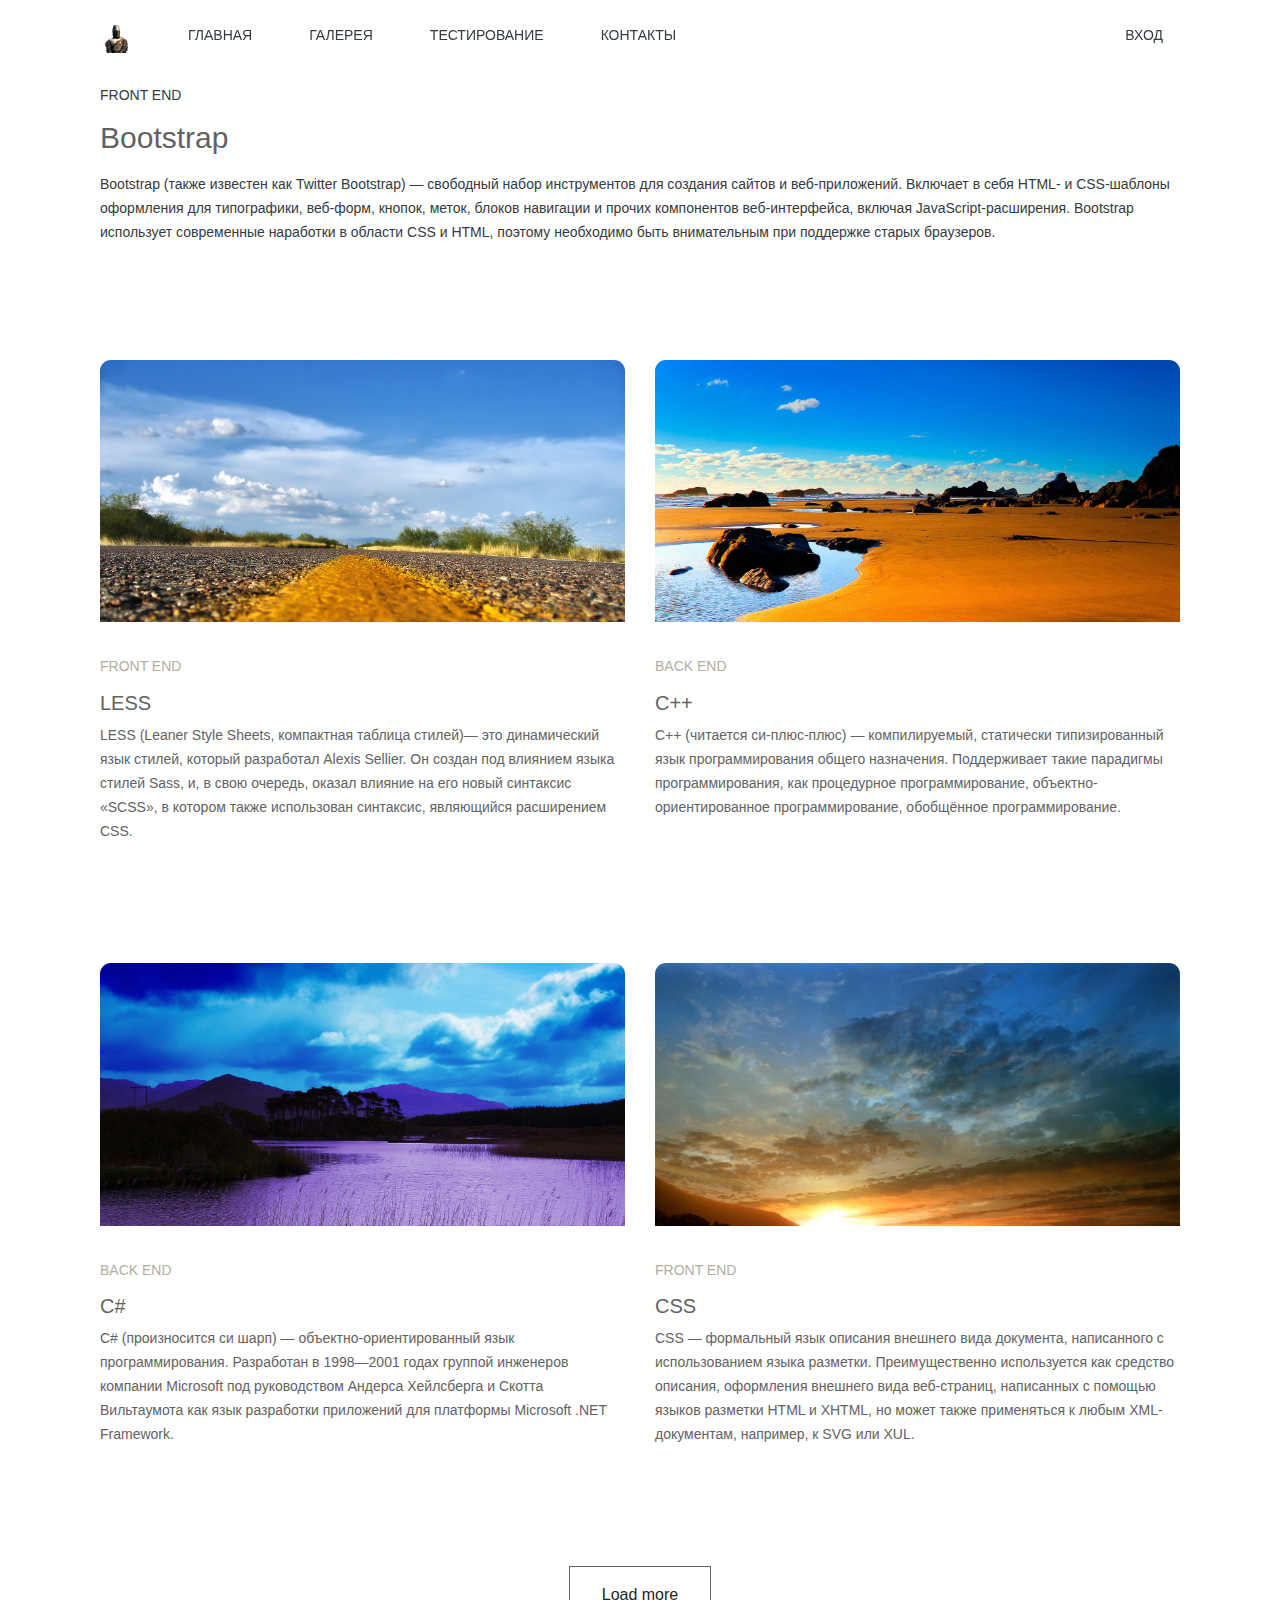
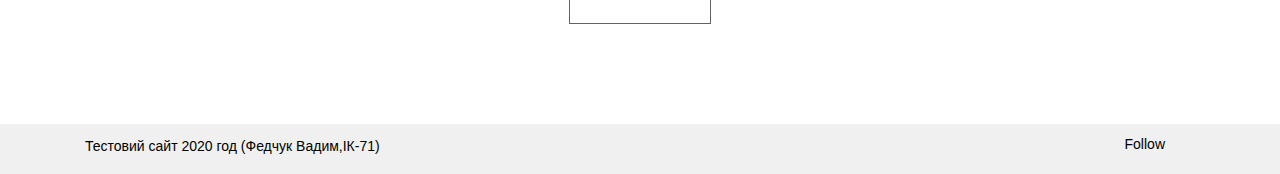
<file: index.html>
﻿<!doctype html>
<html lang="ru">
<head>
	<!-- Required meta tags -->
	<meta charset="utf-8">
	<meta name="viewport" content="width=device-width, initial-scale=1, shrink-to-fit=no">

	<!-- Поключаем иконочный шрифт FontAwesome -->
	<link rel="stylesheet" href="https://use.fontawesome.com/releases/v5.7.2/css/all.css" integrity="sha384-fnmOCqbTlWIlj8LyTjo7mOUStjsKC4pOpQbqyi7RrhN7udi9RwhKkMHpvLbHG9Sr" crossorigin="anonymous">
	<!-- Bootstrap CSS -->
	<link href="bootstrap/css/bootstrap.min.css" rel="stylesheet">
	<!-- FancyBox CSS -->
	<link rel="stylesheet" href="css/jquery.fancybox.min.css" media="screen">
	<!-- My CSS -->
	<link rel="stylesheet" href="css/style.css">

	
	<title>Lab1</title>
</head>
<body>
	<header>
		<div class="container">
			<!-- Навигационная панель. В expand указывается когда нужно свернуть навигационный бар в кнопку, на каком размере -->
			<nav class="navbar navbar-expand-lg sticky-top">
				<a class="navbar-brand" href="index.html">
					<img src="img/logo.png" width="30" height="30">
				</a>
				<button class="navbar-toggler" type="button" data-toggle="collapse" data-target="#navbarSupportedContent" aria-controls="navbarSupportedContent" aria-expanded="false" aria-label="Toggle navigation">
					<span class="navbar-toggler-icon"></span>
				</button>

				<div class="collapse navbar-collapse" id="navbarSupportedContent">
					<ul class="nav  mr-auto">
						<li class="nav-item">
							<a class="nav-link text-dark" id="home-tab" data-toggle="tab" href="#home" role="tab" aria-controls="home" aria-selected="true">Главная</a>
						</li>
						<li class="nav-item">
							<a class="nav-link text-dark" id="gallery-tab" data-toggle="tab" href="#gallery" role="tab" aria-controls="gallery" aria-selected="false">Галерея</a>
						</li>
						<li class="nav-item">
							<a class="nav-link text-dark" id="testing-tab" data-toggle="tab" href="#testing" role="tab" aria-controls="testing" aria-selected="false">Тестирование</a>
						</li>
						<li class="nav-item">
							<a class="nav-link text-dark" id="contacts-tab" data-toggle="tab" href="#contacts" role="tab" aria-controls="contacts" aria-selected="false">Контакты</a>
						</li>
					</ul>

					<ul class="nav  ml-auto">
						<li class="nav-item">
							<a href="#" class="nav-link  text-dark" data-toggle="modal" data-target="#exampleModal">Вход</a>
						</li>
					</ul>
				</div>
			</nav>
		</div>
	</header>

	<div class="container">
		<div class="tab-content">
			<div class="tab-pane active" id="home" role="tabpanel" aria-labelledby="home-tab">
				<div class="container">
					<div class="row">
						<div class="col">
							<div class="single-post text-dark">
								<h3 class="post-category text-dark">Front end</h3>
								<h2 class="post-title "><a href="#">Bootstrap</a></h2>
								<p>Bootstrap (также известен как Twitter Bootstrap) — свободный набор инструментов для создания сайтов и веб-приложений. Включает в себя HTML- и CSS-шаблоны оформления для типографики, веб-форм, кнопок, меток, блоков навигации и прочих компонентов веб-интерфейса, включая JavaScript-расширения.
									Bootstrap использует современные наработки в области CSS и HTML, поэтому необходимо быть внимательным при поддержке старых браузеров.</p>
							</div>
						</div>
					</div>
				</div>

				<div class="grid-posts">
					<div class="container">
						<div class="row">
							<div class="col-md-6">
								<div class="card">
									<img class="card-img-top" src="img/a1.jpg" alt="Card image cap">
									<div class="card-body">
										<h3 class="post-category">Front end</h3>
										<h5 class="post-title">LESS</h5>
										<p class="card-text">LESS (Leaner Style Sheets, компактная таблица стилей)— это динамический язык стилей, который разработал Alexis Sellier. Он создан под влиянием языка стилей Sass, и, в свою очередь, оказал влияние на его новый синтаксис «SCSS», в котором также использован синтаксис, являющийся расширением СSS.</p>
									</div>
								</div>
							</div>

							<div class="col-md-6">
								<div class="card">
									<img class="card-img-top" src="img/a2.jpg" alt="Card image cap">
									<div class="card-body">
										<h3 class="post-category">Back end</h3>
										<h5 class="post-title">C++</h5>
										<p class="card-text">C++ (читается си-плюс-плюс) — компилируемый, статически типизированный язык программирования общего назначения. Поддерживает такие парадигмы программирования, как процедурное программирование, объектно-ориентированное программирование, обобщённое программирование. </p>
									</div>
								</div>
							</div>

							<div class="col-md-6">
								<div class="card">
									<img class="card-img-top" src="img/a3.jpg" alt="Card image cap">
									<div class="card-body">
										<h3 class="post-category">Back end</h3>
										<h5 class="post-title">C#</h5>
										<p class="card-text">C# (произносится си шарп) — объектно-ориентированный язык программирования. Разработан в 1998—2001 годах группой инженеров компании Microsoft под руководством Андерса Хейлсберга и Скотта Вильтаумота как язык разработки приложений для платформы Microsoft .NET Framework.</p>
									</div>
								</div>
							</div>

							<div class="col-md-6">
								<div class="card">
									<img class="card-img-top" src="img/a4.jpg" alt="Card image cap">
									<div class="card-body">
										<h3 class="post-category">Front end</h3>
										<h5 class="post-title">CSS</h5>
										<p class="card-text">CSS — формальный язык описания внешнего вида документа, написанного с использованием языка разметки. Преимущественно используется как средство описания, оформления внешнего вида веб-страниц, написанных с помощью языков разметки HTML и XHTML, но может также применяться к любым XML-документам, например, к SVG или XUL.</p>
									</div>
								</div>
							</div>

							<!-- Кнопка -->
							<div class="col text-center after-posts">
								<button type="button" class="btn Load-more">
									Load more
									<span class="spinner-grow spinner-grow-sm" role="status" aria-hidden="true"></span>
								</button>
							</div>
						</div>
					</div>
				</div>
			</div>

			<div class="tab-pane" id="gallery" role="tabpanel" aria-labelledby="gallery-tab">
				<div id="carouselExampleIndicators" class="carousel slide carousel-fade" data-ride="carousel">
					<ol class="carousel-indicators">
						<li data-target="#carouselExampleIndicators" data-slide-to="0" class="active"></li>
						<li data-target="#carouselExampleIndicators" data-slide-to="1"></li>
						<li data-target="#carouselExampleIndicators" data-slide-to="2"></li>
					</ol>
					<div class="carousel-inner">
						<div class="carousel-item active">
							<img class="d-block w-100" src="img/a1.jpg" alt="Первый слайд">
						</div>
						<div class="carousel-item">
							<img class="d-block w-100" src="img/a2.jpg" alt="Второй слайд">
						</div>
						<div class="carousel-item">
							<img class="d-block w-100" src="img/a3.jpg" alt="Третий слайд">
						</div>
					</div>
					<a class="carousel-control-prev" href="#carouselExampleIndicators" role="button" data-slide="prev">
						<span class="carousel-control-prev-icon" aria-hidden="true"></span>
						<span class="sr-only">Previous</span>
					</a>
					<a class="carousel-control-next" href="#carouselExampleIndicators" role="button" data-slide="next">
						<span class="carousel-control-next-icon" aria-hidden="true"></span>
						<span class="sr-only">Next</span>
					</a>
				</div>


				<div class="container page-top">
					<div class="row">
						<div class="col-lg-3 col-md-4 col-xs-6 thumb">
							<a href="img/a1.jpg" class="fancybox" rel="ligthbox">
								<img  src="img/a1.jpg" class="zoom img-fluid "  alt="">
							</a>
						</div>
						<div class="col-lg-3 col-md-4 col-xs-6 thumb">
							<a href="img/a2.jpg"  class="fancybox" rel="ligthbox">
								<img  src="img/a2.jpg" class="zoom img-fluid"  alt="">
							</a>
						</div>

						
						<div class="col-lg-3 col-md-4 col-xs-6 thumb">
							<a href="img/a3.jpg" class="fancybox" rel="ligthbox">
								<img  src="img/a3.jpg" class="zoom img-fluid "  alt="">
							</a>
						</div>

						<div class="col-lg-3 col-md-4 col-xs-6 thumb">
							<a href="img/a4.jpg" class="fancybox" rel="ligthbox">
								<img  src="img/a4.jpg" class="zoom img-fluid "  alt="">
							</a>
						</div>

						<div class="col-lg-3 col-md-4 col-xs-6 thumb">
							<a href="img/a5.jpg" class="fancybox" rel="ligthbox">
								<img  src="img/a5.jpg" class="zoom img-fluid "  alt="">
							</a>
						</div>

						<div class="col-lg-3 col-md-4 col-xs-6 thumb">
							<a href="img/a6.jpg" class="fancybox" rel="ligthbox">
								<img  src="img/a6.jpg" class="zoom img-fluid "  alt="">
							</a>
						</div>

						<div class="col-lg-3 col-md-4 col-xs-6 thumb">
							<a href="img/a7.jpg" class="fancybox" rel="ligthbox">
								<img  src="img/a7.jpg" class="zoom img-fluid "  alt="">
							</a>
						</div>

						<div class="col-lg-3 col-md-4 col-xs-6 thumb">
							<a href="img/a8.jpg" class="fancybox" rel="ligthbox">
								<img  src="img/a8.jpg" class="zoom img-fluid "  alt="">
							</a>
						</div>
					</div>
				</div>
			</div>

			<div class="tab-pane" id="testing" role="tabpanel" aria-labelledby="testing-tab">
				<div class="row border border-info" >

					  <div class="col-lg-6 col-md-4 col-sm-1 ml-3 mr-3  bg-danger text-secondary text-center ">
						Задание 1 
					  </div>
					  <div class="col-lg-4 col-md-6 col-sm-1 ml-3 mr-3 bg-warning text-danger text-md-right text-lg-right font-weight-bold text-lowercase">
						Задание 2
					  </div>
					  
				</div>
				<div class="row justify-content-center">
					<div class="col-lg-9 col-md-9 col-sm-9">
						<table class="table table-bordered table-hover table-responsive-md">
							<thead>
								<caption>Таблиця тестова <span class="badge badge-primary">TM</span></caption>	
								<tr>
								<th scope="col">ID</th> 
								<th scope="col">Прізвище</th>
								<th scope="col">Ім'я</th>
								<th scope="col">Оценка</th>
								</tr>
							</thead>
							<tbody>
								<tr>
									<th scope="row">1</th>
									<td>Федчук</td>
									<td>Вадим</td>
									<td>95А</td>
									
								</tr>
								<tr>
									<th scope="row">2</th>
									<td>Сокол </td>
									<td>Денис</td>
									<td>63Е</td>
								</tr>
								<tr>
									<th scope="row">3</th>
									<td>Птаха</td>
									<td>Євгеній</td>
									<td>77С</td>
								</tr>
								<tr>
									<th scope="row">4</th>
									<td>Іванов</td>
									<td>Іван</td>
									<td>97А</td>
								</tr>
								<tr>
									<th scope="row">5</th>
									<td>Гнаповський </td>
									<td>Олег</td>
									<td>100</td>
								</tr>
							</tbody>
						</table>
				</div>
				</div > 
				<div class="collapsetask" >
					<h4>Collapse</h4>
					<p>Натисніть кнопку, щоб подивитися вміст</p>
					<button type="button" class="btn btn-primary" data-toggle="collapse" data-target="#demo">Collapse</button>
					<div id="demo" class="collapse">
						_________________________________________________________
						_________________________________________________________
						_________________________________________________________
						_________________________________________________________
					</div>
			</div>
			</div>

			<div class="tab-pane" id="contacts" role="tabpanel" aria-labelledby="contacts-tab">

				<form>
					<form>
						<div class="form-group">
						  <label for="exampleFormControlInput1">Почта</label>
						  <input type="email" class="form-control" id="exampleFormControlInput1" placeholder="name@example.com">
						</div>
						
						
						<div class="form-group">
						  <label for="exampleFormControlTextarea1">Введите сообщение</label>
						  <textarea class="form-control" id="exampleFormControlTextarea1" rows="3"></textarea>
						</div>
					  </form>
					  
					<div class="btn-group btn-group-sm " role="group" aria-label="Button group with nested dropdown">
						<button type="button" class="btn btn-primary ">Отправить</button>
					  
						<div class="btn-group btn-group-sm"  role="group">
						  <button id="btnGroupDrop1" type="button" class="btn btn-primary btn-outline-dark dropdown-toggle" data-toggle="dropdown" aria-haspopup="true" aria-expanded="false">
							...
						  </button>
						  <div class="dropdown-menu" aria-labelledby="btnGroupDrop1">
							<a class="dropdown-item disabled" href="#">Директору компании </a>
							<a class="dropdown-item" href="#">Менеджеру компании</a>
							<a class="dropdown-item" href="#">В отдел рекламы</a>
						  </div>
						</div>
					</div>
				</form>
			</div>
		</div>
	</div>

	<div class="modal fade" id="exampleModal" tabindex="-1" role="dialog" aria-labelledby="exampleModal" aria-hidden="true">
		<div class="modal-dialog modal-md" role="document">
			<div class="modal-content">
				<div class="modal-header">
					<h5 class="modal-title  m-1" id="exampleModalLabel">Авторизация на сайте</h5>
					<button class="close" type="button" data-dismiss="modal" aria-label="Close">
						<span aria-hidden = "true">&times;</span>
					</button>
				</div>
				<div class="modal-body">
					<div class="container-fluid">
						<form>
							<div class="form-froup">
								<label for="exampleInputEmail">E-mail адрес:</label>
								<input type="email" class="form-control" id="exampleInputEmail" aria-describdby="emailHelp" placeholder="Email" required>
								<small id="emailHelp" class="form-text text-muted">Введите ваш e-mail</small>
							</div>
							<div class="form-froup">
								<label for="exampleInputPass">Пароль:</label>
								<input type="password" class="form-control" id="exampleInputpass" aria-describdby="passHelp" placeholder="Password" required>
								<small id="passHelp" class="form-text text-muted">Пароль должен содержать минимум 8 символов</small>
							</div>
							<div class="form-check">
								<label class="form-check-label py-2">
									<input type="checkbox" class="form-check-input">Подтвердить</input>
								</label>
							</div>
							<button type="submit" class="btn btn-primary">Отправить</button>
						</form>
					</div>
				</div>
			</div>
		</div>
	</div>




	<footer>
		<div class="container">
			<div class="d-sm-flex justify-content-between">
				<div class="footer-left">
					<p>Тестовий сайт 2020 год (Федчук Вадим,ІК-71)</p>
				</div>
				<div class="footer-right">
					<span>Follow</span>
					<a href="#"><i class="fab fa-facebook-f"></i></a>
					<a href="#"><i class="fab fa-twitter"></i></a>
					<a href="#"><i class="fab fa-instagram"></i></a>
				</div>
			</div>
		</div>
	</footer>

	<!-- Optional JavaScript -->
	<!-- jQuery first, then Popper.js, then Bootstrap JS -->
	<script src="js/jquery-3.3.1.min.js"></script>
	<script src="js/popper.min.js"></script>
	<script src="bootstrap/js/bootstrap.min.js"></script>
	<!-- FancyBox JavaScript -->
	<script src="js/jquery.fancybox.min.js"></script>
	<!-- My JavaScript -->
	<script src="js/main.js"></script>
</body>
</html>
</file>
<file: css/style.css>
.green{
    background-color:#6fb936;
}
.collapsetask{
    padding-left: 50px;
    text-align: center;
}
.thumb{
    margin-bottom: 30px;
}

.page-top{
    margin-top:85px;
}

img.zoom{
    width: 100%;
    height: 200px;
    border-radius:5px;
    object-fit:cover;
    -webkit-transition: all .3s ease-in-out;
    -moz-transition: all .3s ease-in-out;
    -o-transition: all .3s ease-in-out;
    -ms-transition: all .3s ease-in-out;
}

.transition{
    -webkit-transform: scale(1.2);
    -moz-transform: scale(1.2);
    -o-transform: scale(1.2);
    transform: scale(1.2);
}

.modal-header{
    border-bottom: none;
}

.modal-title{
    color:#000;
}

.modal-footer{
    display:none;
}

.modal-open {
 overflow-y: scroll;
}

body{
  font-size: 14px;
  font-family: 'Arial', serif;
  color: #626262;
  overflow-y: scroll;
}


img{
  max-width: 100%;
  height: auto;
}

a{
  color: #b4ad9e;
}

a:hover{
  color: #898377;
}

p{
    line-height: 1.5rem;
}

h2, h3{
    margin: 1rem 0;
    font-size: 30px;
}

header .navbar-light{
    background-color: #fff;
}
header .navbar-brand{
    font-family: 'Arial', monospace;
    font-size: 30px;
    text-transform: uppercase;
}

header .nav-item{
    text-transform: uppercase;
    margin-left: 25px;

}

header .nav-item a::after{
    content: '';
    display: block;
    width: 100%;
    background-color: #ccc;
    height: 1px;
    transform: scale(0);
    transition: all .3s;
}

header .nav-item a:hover::after{
    transform: scale(1);
}
.nav-item:hover{
    background-color: rgb(0, 255, 42);
    font-size: 110%;
}
.post-category, .link-more{
    font-family: 'Arial', sans-serif;
    font-size: 14px;
    color: #b4ad9e;
    text-transform: uppercase;
    font-weight: 300;
}

.post-title a{
    color: #626262;
}

.grid-posts{
    margin-top: 100px;
    margin-bottom: 100px;
}

.grid-posts .card{
    border: 0;
    margin-bottom: 100px;
}

.grid-posts .card-body{
    padding-left: 0;
    padding-right: 0;
}

.grid-posts .card-img-top{
    max-height: 350px;
    border-top-left-radius: calc(.75rem - 1px);
    border-top-right-radius: calc(.75rem - 1px);
}

.Load-more{
    padding: 1rem 2rem;
    border-color: #626262;
    border-radius: 0;
}

.Load-more span{
    display: none;
}

footer{
    background-color: #f0f0f0;
    padding-top: 10px;
    color: #000;
}

.footer-left a{
    color: #000;
    margin-right: 10px;
}

.footer-right a{
    color: #626262;
    margin-left: 10px;
}

.tab-content {
    min-height: calc(100vh - 121px);
}
</file>
